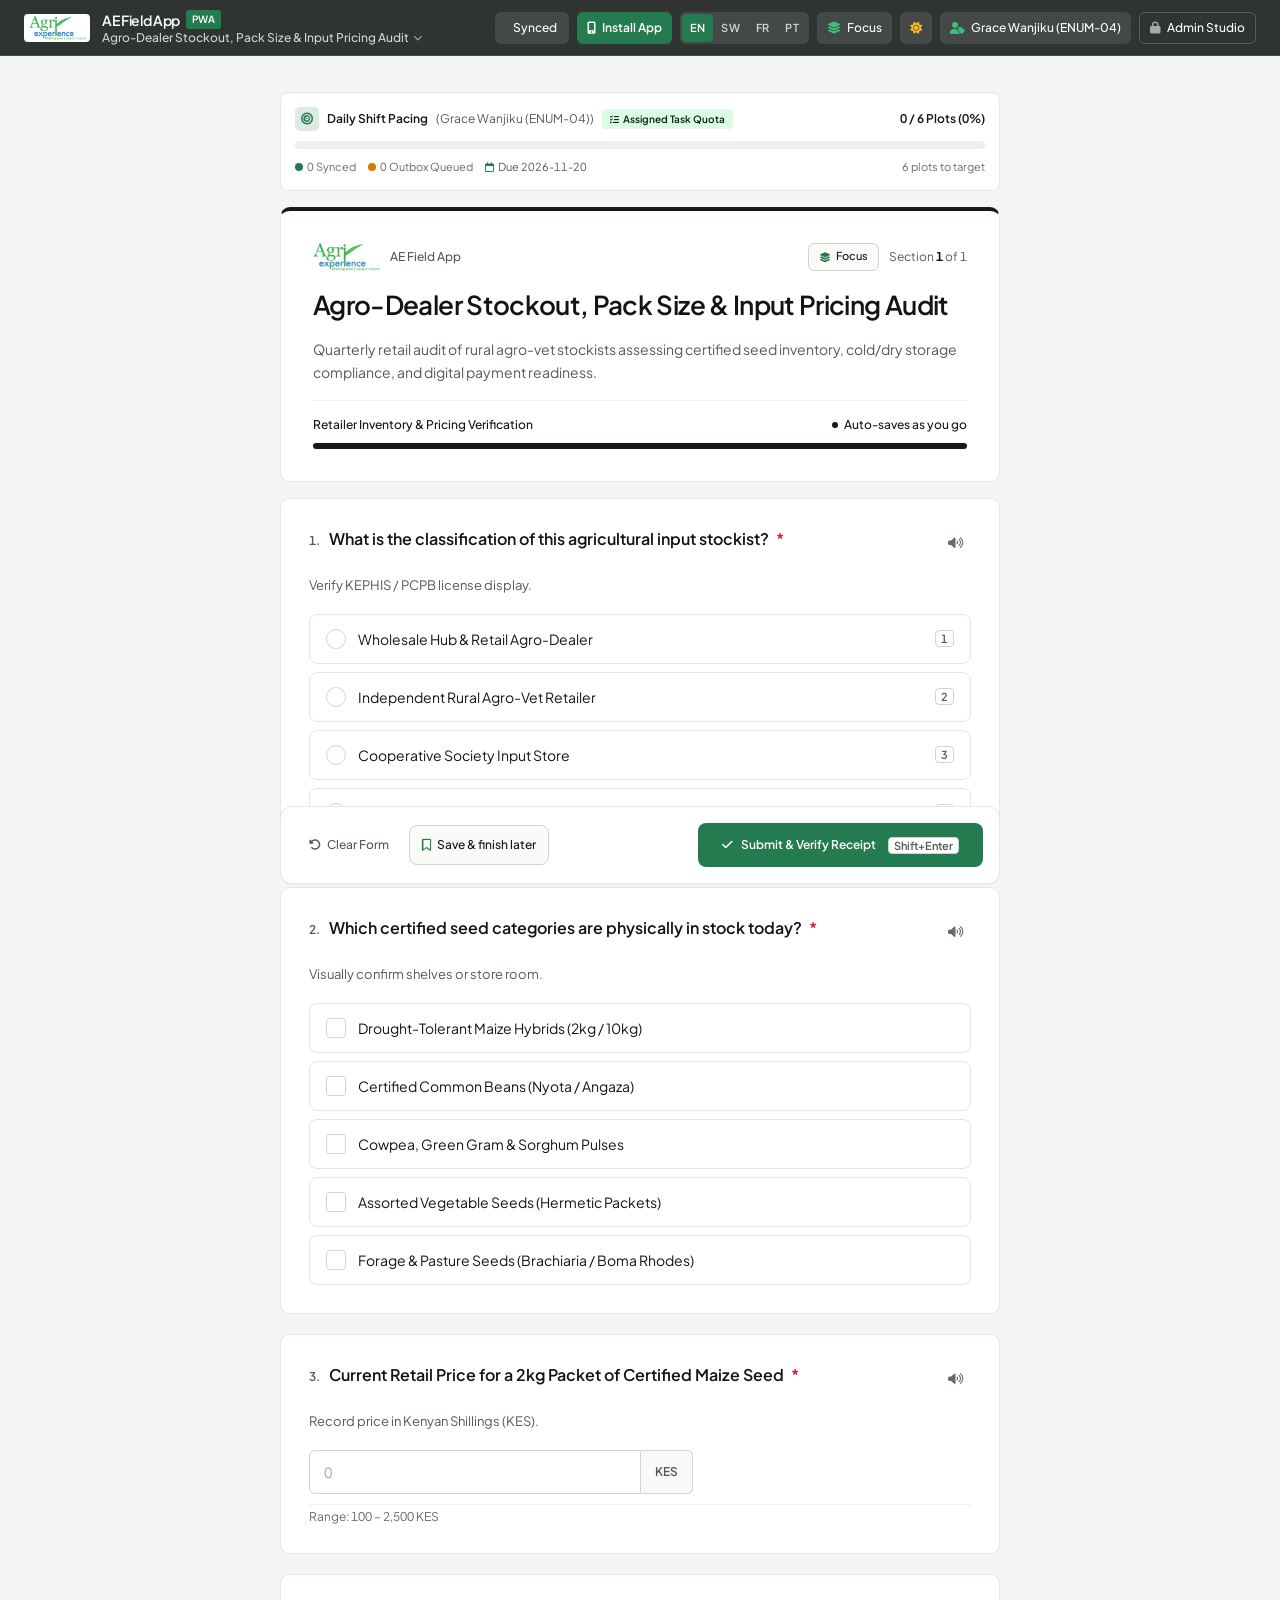
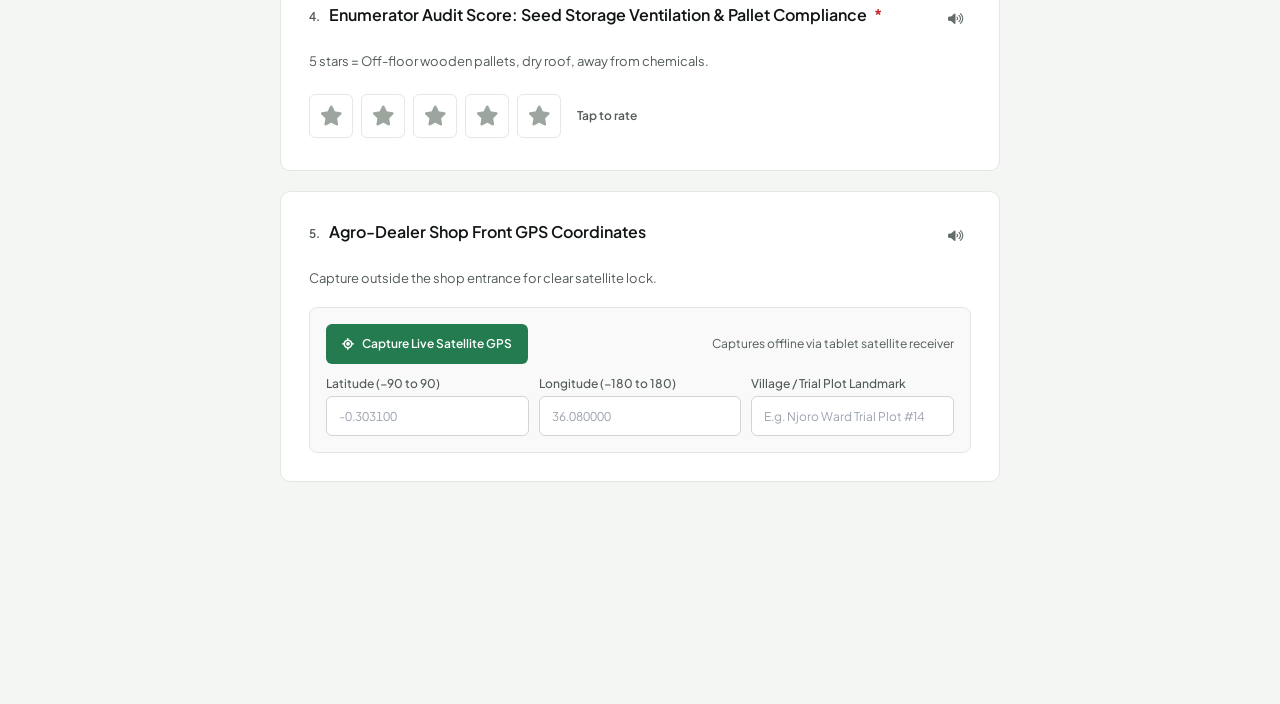
<file: field.html>
<!DOCTYPE html>
<html lang="en">

<head>
  <meta charset="UTF-8" />
  <meta name="viewport" content="width=device-width, initial-scale=1.0" />
  <meta name="theme-color" content="#141A17" />
  <meta name="referrer" content="strict-origin-when-cross-origin" />
  <meta name="description"
    content="AE Field App: Dedicated offline field enumeration app for Agri Experience Limited, backed by Google Sheets and IndexedDB." />
  <title>AE Field App · Agri Experience Limited</title>

  <link rel="manifest" href="./manifest-collector.json" />
  <link rel="ard" href="./.well-known/ard.json" />
  <meta name="mobile-web-app-capable" content="yes" />
  <meta name="apple-mobile-web-app-capable" content="yes" />
  <meta name="apple-mobile-web-app-status-bar-style" content="black-translucent" />
  <meta name="apple-mobile-web-app-title" content="AE Collector" />
  <link rel="icon" type="image/png" sizes="32x32" href="./icons/field-favicon-32.png" />
  <link rel="icon" type="image/png" sizes="192x192" href="./icons/field-192.png" />
  <link rel="icon" type="image/png" sizes="512x512" href="./icons/field-512.png" />
  <link rel="apple-touch-icon" sizes="180x180" href="./icons/field-apple-touch-icon.png" />

  <!-- Preload Critical LCP Asset -->
  <link rel="preload" as="image" href="./icons/agri_experience_logo.webp" type="image/webp" fetchpriority="high" />

  <!-- Google Fonts: Plus Jakarta Sans (Unified UI & Tabular Figures) + Fraunces (Respondent Header Accent) -->
  <link rel="preconnect" href="https://fonts.googleapis.com" />
  <link rel="preconnect" href="https://fonts.gstatic.com" crossorigin />
  <link rel="preload" as="style"
    href="https://fonts.googleapis.com/css2?family=Fraunces:opsz,wght@9..144,600&family=Plus+Jakarta+Sans:wght@400;500;600;700&display=swap" />
  <link rel="stylesheet"
    href="https://fonts.googleapis.com/css2?family=Fraunces:opsz,wght@9..144,600&family=Plus+Jakarta+Sans:wght@400;500;600;700&display=swap"
    media="print" onload="this.media='all'" />
  <noscript>
    <link rel="stylesheet"
      href="https://fonts.googleapis.com/css2?family=Fraunces:opsz,wght@9..144,600&family=Plus+Jakarta+Sans:wght@400;500;600;700&display=swap" />
  </noscript>

  <!-- Production Compiled Tailwind CSS v3 -->
  <link rel="stylesheet" href="./css/tailwind.min.css" />

  <!-- Font Awesome 6 Icons (Asynchronous non-blocking) -->
  <link rel="stylesheet" href="https://cdnjs.cloudflare.com/ajax/libs/font-awesome/6.5.2/css/all.min.css"
    crossorigin="anonymous" referrerpolicy="no-referrer" media="print" onload="this.media='all'" />
  <noscript>
    <link rel="stylesheet" href="https://cdnjs.cloudflare.com/ajax/libs/font-awesome/6.5.2/css/all.min.css"
      crossorigin="anonymous" referrerpolicy="no-referrer" />
  </noscript>

  <style>
    @font-face {
      font-family: 'Font Awesome 6 Free';
      font-display: swap;
    }

    @font-face {
      font-family: 'Font Awesome 6 Brands';
      font-display: swap;
    }

    :root {
      --ground: #F4F6F4;
      --surface: #FFFFFF;
      --raised: #F8F9F8;
    }

    /* Chromeless Website Embed Mode (?embed=1) */
    body.ae-embed-mode #ae_field_header,
    body.ae-embed-mode #ae_field_bottom_nav,
    body.ae-embed-mode header,
    body.ae-embed-mode footer,
    body.ae-embed-mode .ae-embed-hide {
      display: none !important;
    }
    body.ae-embed-mode main {
      padding-top: 8px !important;
      padding-bottom: 12px !important;
    }
  </style>
  <script>
    if (/[?&]embed=1(?:&|$)/i.test(window.location.search)) {
      document.addEventListener('DOMContentLoaded', function () {
        document.body.classList.add('ae-embed-mode');
      });
    }
  </script>
  <style>
    :root {
      --border: #E4E7E4;
      --rule: #EFEFEF;
      --control: #CFD5D0;
      --text: #111613;
      --muted: #525B56;
      --faint: #646E68;
      --primary: #141A17;
      --accent: #247B50;
      --ease-out: cubic-bezier(0.23, 1, 0.32, 1);
    }

    html {
      background-color: var(--ground);
      color: var(--text);
      font-family: 'Plus Jakarta Sans', system-ui, -apple-system, sans-serif;
      -webkit-font-smoothing: antialiased;
      -moz-osx-font-smoothing: grayscale;
    }

    h1, h2, .font-display {
      text-wrap: balance;
    }

    p {
      text-wrap: pretty;
    }

    input:focus-visible,
    textarea:focus-visible,
    select:focus-visible,
    [role="radio"]:focus-visible,
    [role="checkbox"]:focus-visible {
      outline: none;
      border-color: var(--accent);
      box-shadow: 0 0 0 3px rgba(36, 123, 80, 0.14);
    }

    ::selection {
      background-color: #DCFAE5;
      color: #04250E;
    }

    .ae-break-words {
      overflow-wrap: anywhere;
      word-break: normal;
    }

    .ae-kbd {
      font-size: 11px;
      line-height: 1;
      font-weight: 600;
      padding: 2px 5px;
      border-radius: 4px;
      border: 1px solid #CFD5D0;
      background: #FFFFFF;
      color: #525B56;
      font-variant-numeric: tabular-nums;
    }

    .no-scrollbar::-webkit-scrollbar {
      display: none;
    }

    .no-scrollbar {
      -ms-overflow-style: none;
      scrollbar-width: none;
    }

    .ae-press {
      transition: transform 140ms var(--ease-out), opacity 140ms var(--ease-out), background-color 140ms var(--ease-out), border-color 140ms var(--ease-out);
    }

    .ae-press:active {
      transform: scale(0.975);
    }

    /* Hardware-Accelerated Animation Suite (Emil Kowalski / WAAPI / Composite-Only) */
    @keyframes aeDialogIn {
      from {
        opacity: 0;
        transform: scale(0.96) translateY(6px);
      }

      to {
        opacity: 1;
        transform: scale(1) translateY(0);
      }
    }

    @keyframes aeQuestionIn {
      from {
        opacity: 0;
        transform: translateY(8px);
      }

      to {
        opacity: 1;
        transform: translateY(0);
      }
    }

    @keyframes aeSpin {
      to {
        transform: rotate(360deg);
      }
    }

    .ae-dialog-animate {
      animation: aeDialogIn 200ms var(--ease-out) forwards;
      will-change: transform, opacity;
    }

    .ae-question-animate {
      animation: aeQuestionIn 220ms var(--ease-out) forwards;
      will-change: transform, opacity;
    }

    .ae-syncing {
      animation: aeSpin 900ms linear infinite;
      will-change: transform;
    }

    .ae-choice-press {
      transition: transform 120ms var(--ease-out), background-color 140ms var(--ease-out), border-color 140ms var(--ease-out);
    }

    .ae-choice-press:active {
      transform: scale(0.985);
    }

    @media (prefers-reduced-motion: reduce) {

      .ae-dialog-animate,
      .ae-question-animate,
      .ae-syncing,
      .ae-press,
      .ae-choice-press {
        animation: none !important;
        transform: none !important;
        transition: opacity 100ms ease, background-color 100ms ease !important;
      }
    }

    /* Glassmorphic Utilities for Field Operations */
    .ae-glass-dark-nav {
      background-color: #141A17;
      border-bottom: 1px solid #232C27;
      contain: paint;
    }

    @supports ((-webkit-backdrop-filter: blur(1px)) or (backdrop-filter: blur(1px))) {
      .ae-glass-dark-nav {
        background-color: rgba(20, 26, 23, 0.88);
        -webkit-backdrop-filter: blur(14px);
        backdrop-filter: blur(14px);
        border-bottom: 1px solid rgba(255, 255, 255, 0.12);
      }
    }

    .ae-glass-scrim {
      background-color: rgba(20, 26, 23, 0.55);
    }

    @supports ((-webkit-backdrop-filter: blur(1px)) or (backdrop-filter: blur(1px))) {
      .ae-glass-scrim {
        background-color: rgba(20, 26, 23, 0.45);
        -webkit-backdrop-filter: blur(8px);
        backdrop-filter: blur(8px);
      }
    }

    .ae-glass-modal {
      background-color: #FFFFFF;
      border: 1px solid #E4E7E4;
      box-shadow: 0 24px 48px -12px rgba(20, 26, 23, 0.22);
      contain: paint;
    }

    @supports ((-webkit-backdrop-filter: blur(1px)) or (backdrop-filter: blur(1px))) {
      .ae-glass-modal {
        background-color: rgba(255, 255, 255, 0.94);
        -webkit-backdrop-filter: blur(16px);
        backdrop-filter: blur(16px);
        border: 1px solid rgba(255, 255, 255, 0.90);
      }
    }

    /* High-Contrast Sunlight Mode for Rural Field Direct Glare */
    body.ae-sunlight {
      --ground: #FFFFFF;
      --surface: #FFFFFF;
      --raised: #FFFFFF;
      --border: #000000;
      --rule: #000000;
      --control: #000000;
      --text: #000000;
      --muted: #111613;
      --primary: #000000;
      --accent: #04250E;
      background-color: #FFFFFF !important;
      color: #000000 !important;
    }

    body.ae-sunlight .bg-white,
    body.ae-sunlight .bg-\[\#F8F9F8\],
    body.ae-sunlight .bg-\[\#F4F6F4\] {
      background-color: #FFFFFF !important;
    }

    body.ae-sunlight .border-\[\#E4E7E4\],
    body.ae-sunlight .border-\[\#CFD5D0\],
    body.ae-sunlight .border-\[\#EFEFEF\] {
      border-color: #111613 !important;
      border-width: 2px !important;
    }

    body.ae-sunlight .text-\[\#525B56\],
    body.ae-sunlight .text-\[\#646E68\] {
      color: #111613 !important;
      font-weight: 600 !important;
    }

    body.ae-sunlight input,
    body.ae-sunlight textarea,
    body.ae-sunlight select {
      border-color: #000000 !important;
      border-width: 2px !important;
      color: #000000 !important;
      font-weight: 600 !important;
    }

    body.ae-sunlight #ae_field_bottom_nav {
      background-color: #FFFFFF !important;
      border-top: 2px solid #000000 !important;
      color: #000000 !important;
    }

    body.ae-sunlight #ae_field_bottom_nav button {
      color: #000000 !important;
    }

    body.ae-sunlight #ae_field_bottom_nav .text-\[\#3FC07A\],
    body.ae-sunlight #ae_field_bottom_nav .text-\[\#247B50\] {
      color: #000000 !important;
      font-weight: 700 !important;
    }

    .ae-toast-enter {
      opacity: 1;
      transform: translateY(0);
      transition: opacity 180ms var(--ease-out), transform 180ms var(--ease-out);
    }

    @starting-style {
      .ae-toast-enter {
        opacity: 0;
        transform: translateY(8px);
      }
    }

    @media (prefers-reduced-transparency: reduce) {
      .ae-glass-dark-nav {
        background-color: #141A17 !important;
        -webkit-backdrop-filter: none !important;
        backdrop-filter: none !important;
      }

      .ae-glass-scrim {
        background-color: rgba(20, 26, 23, 0.65) !important;
        -webkit-backdrop-filter: none !important;
        backdrop-filter: none !important;
      }

      .ae-glass-modal {
        background-color: #FFFFFF !important;
        -webkit-backdrop-filter: none !important;
        backdrop-filter: none !important;
        border-color: #CFD5D0 !important;
      }
    }

    body.ae-sunlight .ae-glass-dark-nav,
    body.ae-sunlight .ae-glass-scrim,
    body.ae-sunlight .ae-glass-modal {
      -webkit-backdrop-filter: none !important;
      backdrop-filter: none !important;
    }

    body.ae-sunlight .ae-glass-modal {
      background-color: #FFFFFF !important;
      border: 2px solid #000000 !important;
      box-shadow: none !important;
    }

    body.ae-sunlight input:focus-visible,
    body.ae-sunlight textarea:focus-visible,
    body.ae-sunlight select:focus-visible {
      box-shadow: 0 0 0 3px rgba(0, 0, 0, 0.25) !important;
    }

    .ae-glass-toast-dark {
      background-color: #141A17;
      border: 1px solid #2A332E;
      box-shadow: 0 10px 25px -5px rgba(0, 0, 0, 0.25);
    }

    .ae-glass-toast-warning {
      background-color: #FFFBEB;
      border: 1px solid #FDE68A;
      box-shadow: 0 10px 25px -5px rgba(0, 0, 0, 0.12);
    }

    .ae-glass-toast-error {
      background-color: #FFEDEA;
      border: 1px solid #F5C2C0;
      box-shadow: 0 10px 25px -5px rgba(0, 0, 0, 0.12);
    }

    .ae-receipt-card {
      box-shadow: 0 4px 20px -2px rgba(20, 26, 23, 0.08);
    }

    .ae-row-hover {
      transition: background-color 140ms var(--ease-out);
    }
  </style>
</head>

<body class="min-h-screen bg-[#F4F6F4] text-[#111613] flex flex-col antialiased selection:bg-[#DCFAE5]">

  <!-- Skip to Main Form -->
  <a href="#ae_field_viewport"
    class="sr-only focus:not-sr-only focus:fixed focus:top-2 focus:left-2 focus:z-50 focus:px-4 focus:py-2 focus:bg-[#141A17] focus:text-white focus:rounded-[6px] focus:text-xs focus:font-semibold">
    Skip to survey questions
  </a>

  <!-- Dedicated Field Collector Header Bar (Canopy Forest Glass - Mobile First) -->
  <header
    class="ae-glass-dark-nav text-white sticky top-0 z-40 px-3 sm:px-6 h-14 flex items-center justify-between gap-2 shadow-xs transition-colors">
    <!-- Left Section: Compact Brand Emblem & Active Survey Selector -->
    <div class="flex items-center gap-2 sm:gap-3 min-w-0 flex-1 overflow-hidden">
      <div class="flex items-center shrink-0">
        <picture>
          <source srcset="./icons/agri_experience_logo.webp" type="image/webp" />
          <img src="./icons/agri_experience_logo.png" alt="Agri Experience Limited" width="66" height="28"
            style="width: 66px; height: 28px; aspect-ratio: 66/28;"
            class="h-7 w-[66px] object-contain rounded-[4px] bg-white px-1 py-0.5 shrink-0"
            onerror="this.style.display='none'; var f=this.parentElement&&this.parentElement.nextElementSibling; if(f) f.style.display='flex';" />
        </picture>
        <div class="hidden w-7 h-7 sm:w-8 sm:h-8 rounded-[6px] bg-[#247B50] items-center justify-center shrink-0">
          <i class="fa-solid fa-clipboard-check text-white text-xs sm:text-sm"></i>
        </div>
      </div>
      <div class="min-w-0 flex-1 overflow-hidden">
        <div class="flex items-center gap-1.5">
          <span class="text-xs sm:text-sm font-semibold tracking-tight text-white whitespace-nowrap">AE Field App</span>
          <span
            class="text-[9px] sm:text-[10px] font-semibold px-1 sm:px-1.5 py-0.5 sm:py-0.5 rounded-[3px] bg-[#247B50] text-white shrink-0">PWA</span>
          <span id="ae_hdr_role_badge" class="hidden shrink-0"></span>
        </div>
        <button type="button" onclick="AEFieldApp.openSurveyPicker()"
          class="text-[11px] sm:text-xs text-[#CFD5D0] hover:text-white truncate flex items-center gap-1 text-left w-full max-w-[280px] xs:max-w-[340px] sm:max-w-[440px] lg:max-w-[560px]">
          <span id="ae_hdr_survey_title" class="truncate font-medium">Loading survey…</span>
          <i class="fa-solid fa-chevron-down text-[9px] text-[#A3ACA6] shrink-0"></i>
        </button>
      </div>
    </div>

    <!-- Right Section: Desktop Action Cluster (Exclusively hidden on mobile < md: where actions are docked at bottom) -->
    <div class="hidden md:flex items-center gap-1.5 sm:gap-2 shrink-0">
      <!-- Sync Status Pill (Visible on md: and up; on mobile accessible via bottom dock) -->
      <button type="button" onclick="AEFieldApp.triggerCloudSync()" id="ae_hdr_sync_btn"
        title="Click to synchronize with Google Sheets"
        class="hidden md:inline-flex h-8 px-2 sm:px-3 rounded-[6px] bg-white/10 hover:bg-white/15 text-xs text-white items-center gap-1.5 shrink-0 ae-press">
        <i id="ae_hdr_sync_icon" class="fa-solid fa-cloud-arrow-up text-xs text-[#3FC07A]"></i>
        <span id="ae_hdr_sync_text" class="tabular-nums font-medium hidden sm:inline">Synced</span>
      </button>

      <!-- Install PWA Button (Visible on md: and up; on mobile accessible via bottom dock & drawer) -->
      <button type="button" onclick="AEFieldApp.promptInstall()" id="ae_hdr_install_btn"
        title="Install AE Field App PWA on device home screen"
        class="hidden md:inline-flex h-8 px-2 sm:px-2.5 rounded-[6px] bg-[#247B50] hover:bg-[#1F6A45] text-xs font-semibold text-white items-center gap-1.5 shrink-0 ae-press">
        <i class="fa-solid fa-mobile-screen-button text-xs"></i>
        <span class="hidden xs:inline sm:inline" id="ae_hdr_install_label">Install</span>
      </button>

      <!-- Desktop Action Bar (Visible on xl: and larger) -->
      <div class="hidden xl:flex items-center gap-1.5 sm:gap-2 shrink-0">
        <!-- Language Selector (EN · SW · FR) -->
        <div id="ae_hdr_lang_picker" class="shrink-0"></div>

        <!-- Focus / Conversational Runner Mode Toggle -->
        <button type="button" onclick="AEFieldApp.toggleFocusMode()" id="ae_hdr_focus_btn"
          title="Toggle Single-Question Conversational Mode"
          class="inline-flex h-8 px-2.5 rounded-[6px] bg-white/10 hover:bg-white/15 text-xs text-white items-center gap-1.5 shrink-0 ae-press">
          <i class="fa-solid fa-layer-group text-xs text-[#3FC07A]"></i>
          <span class="text-xs font-medium" id="ae_hdr_focus_label">Focus</span>
        </button>

        <!-- Download Standalone Package (Air-gap offline distribution) -->
        <button type="button" onclick="AEFieldApp.downloadStandaloneBundle()" id="ae_hdr_dl_btn"
          title="Download Standalone Offline Field App (.html file for USB/Bluetooth distribution)"
          class="hidden 2xl:inline-flex h-8 px-2 rounded-[6px] bg-white/10 hover:bg-white/15 text-xs text-white items-center gap-1.5 shrink-0 ae-press">
          <i class="fa-solid fa-download text-xs text-[#CFD5D0]"></i>
        </button>

        <!-- High-Contrast Sunlight Mode Toggle -->
        <button type="button" onclick="AEFieldApp.toggleSunlightMode()" id="ae_hdr_sunlight_btn"
          title="Toggle High-Contrast Direct Sunlight Mode"
          class="h-8 px-2.5 rounded-[6px] bg-white/10 hover:bg-white/15 text-xs text-white inline-flex items-center gap-1.5 shrink-0 ae-press">
          <i class="fa-solid fa-sun text-xs text-[#FBBF24]"></i>
          <span class="hidden 2xl:inline text-xs font-medium" id="ae_hdr_sunlight_label">Sunlight</span>
        </button>
      </div>

      <!-- Enumerator Badge (clickable to switch) - visible on md: and up -->
      <button type="button" onclick="AEFieldApp.openEnumeratorPicker()" title="Click to switch active enumerator"
        class="hidden md:inline-flex h-8 px-2.5 rounded-[6px] bg-white/10 hover:bg-white/15 text-xs text-white items-center gap-1.5 max-w-[170px] lg:max-w-[260px] truncate shrink-0 ae-press">
        <i class="fa-solid fa-user-tag text-xs text-[#3FC07A]"></i>
        <span id="ae_hdr_enum_name" class="truncate font-medium">Moses Adundo (HQ Admin)</span>
      </button>

      <!-- Admin Studio Switcher (Direct return for authenticated Admins; PIN-protected for field enumerators - visible on md: and up) -->
      <button type="button" id="ae_hdr_admin_btn" onclick="AEFieldApp.openAdminPinPrompt()"
        title="Admin Studio (Requires PIN)"
        class="hidden md:inline-flex h-8 px-2.5 rounded-[6px] border border-white/20 bg-transparent hover:bg-white/10 text-xs font-medium text-white items-center gap-1.5 shrink-0 ae-press">
        <i class="fa-solid fa-lock text-xs text-[#A3ACA6]"></i>
        <span class="hidden lg:inline">Admin Studio</span>
      </button>

      <!-- Menu Drawer Button (Visible only on tablets md:flex xl:hidden; on mobile phones accessible in Bottom Nav) -->
      <button type="button" onclick="AEFieldApp.toggleMobileMenu()" id="ae_hdr_mobile_menu_btn"
        aria-label="Open Field Operations Menu"
        class="hidden md:flex xl:hidden h-8 w-8 rounded-[6px] bg-white/10 hover:bg-white/15 text-white items-center justify-center relative shrink-0 ae-press">
        <i class="fa-solid fa-bars text-xs"></i>
        <span id="ae_hdr_mobile_dot"
          class="hidden absolute top-1.5 right-1.5 w-1.5 h-1.5 rounded-full bg-[#3FC07A]"></span>
      </button>
    </div>
  </header>

  <!-- Main Viewport Canvas -->
  <main id="ae_field_viewport" class="flex-1 max-w-3xl w-full mx-auto px-4 sm:px-6 py-7 sm:py-9 pb-36 md:pb-28 space-y-6">
    <div class="p-10 text-center text-sm text-[#525B56]">Getting your survey ready…</div>
  </main>

  <!-- Native Mobile Bottom Navigation Dock (Thumb-Driven Field Ergonomics - Visible on < md:) -->
  <nav id="ae_field_bottom_nav" aria-label="Mobile Field Navigation"
    class="md:hidden fixed bottom-0 left-0 right-0 z-40 ae-glass-dark-nav text-white border-t border-white/10 px-3 pt-2 pb-[max(0.6rem,env(safe-area-inset-bottom))] transition-colors shadow-lg">
    <div class="max-w-md mx-auto grid grid-cols-4 gap-1 items-center text-center">
      <!-- 1. Survey Runner -->
      <button type="button" onclick="AEFieldApp.navToRunner()" id="ae_bnav_runner"
        class="flex flex-col items-center justify-center py-1 px-1 rounded-[8px] text-white bg-white/10 transition-colors ae-press relative">
        <i class="fa-solid fa-clipboard-list text-base mb-1 text-[#3FC07A]"></i>
        <span class="text-[10px] font-semibold tracking-tight truncate max-w-[68px]"
          id="ae_bnav_runner_lbl">Survey</span>
      </button>

      <!-- 2. Shift Pacing & Quotas -->
      <button type="button" onclick="AEFieldApp.openPacingModal()" id="ae_bnav_pacing"
        class="flex flex-col items-center justify-center py-1 px-1 rounded-[8px] text-[#CFD5D0] hover:text-white hover:bg-white/5 transition-colors ae-press relative">
        <div class="relative">
          <i class="fa-solid fa-bullseye text-base mb-1 text-[#FBBF24]"></i>
          <span id="ae_bnav_pacing_badge"
            class="hidden absolute -top-1.5 -right-3 text-[9px] font-bold px-1 py-0.5 rounded-full bg-[#247B50] text-white tabular-nums leading-tight"></span>
        </div>
        <span class="text-[10px] font-medium tracking-tight truncate max-w-[68px]" id="ae_bnav_pacing_lbl">Pacing</span>
      </button>

      <!-- 3. Cloud Sync & Outbox -->
      <button type="button" onclick="AEFieldApp.triggerCloudSync()" id="ae_bnav_sync"
        class="flex flex-col items-center justify-center py-1 px-1 rounded-[8px] text-[#CFD5D0] hover:text-white hover:bg-white/5 transition-colors ae-press relative">
        <div class="relative">
          <i id="ae_bnav_sync_icon" class="fa-solid fa-cloud-arrow-up text-base mb-1 text-[#3FC07A]"></i>
          <span id="ae_bnav_sync_badge"
            class="hidden absolute -top-1.5 -right-3 text-[9px] font-bold px-1.5 py-0.5 rounded-full bg-[#D97706] text-white tabular-nums leading-tight"></span>
        </div>
        <span class="text-[10px] font-medium tracking-tight truncate max-w-[68px]" id="ae_bnav_sync_lbl">Sync</span>
      </button>

      <!-- 4. Operations Menu Drawer -->
      <button type="button" onclick="AEFieldApp.toggleMobileMenu()" id="ae_bnav_menu"
        class="flex flex-col items-center justify-center py-1 px-1 rounded-[8px] text-[#CFD5D0] hover:text-white hover:bg-white/5 transition-colors ae-press relative">
        <div class="relative">
          <i class="fa-solid fa-sliders text-base mb-1 text-[#CFD5D0]"></i>
          <span id="ae_bnav_menu_dot" class="hidden absolute -top-1 -right-1 w-2 h-2 rounded-full bg-[#3FC07A]"></span>
        </div>
        <span class="text-[10px] font-medium tracking-tight truncate max-w-[68px]" id="ae_bnav_menu_lbl">Menu</span>
      </button>
    </div>
  </nav>

  <!-- Modal Mount -->
  <div id="ae_field_modal_root"></div>

  <!-- Toast Notification Mount -->
  <div id="ae_toast_container" role="status" aria-live="polite" aria-atomic="true"
    class="fixed bottom-4 right-4 z-50 flex flex-col gap-2 max-w-sm pointer-events-none"></div>

  <!-- Application Scripts (Deferred for instant paint and non-blocking execution) -->
  <script defer src="https://cdnjs.cloudflare.com/ajax/libs/gsap/3.12.5/gsap.min.js"></script>
  <script defer src="./js/qrcode.js"></script>
  <script defer src="./js/db.js"></script>
  <script defer src="./js/i18n.js"></script>
  <script defer src="./js/collector.js"></script>
  <script defer src="./js/field-app.js"></script>
  <script>
    if ('serviceWorker' in navigator) {
      window.addEventListener('load', () => {
        navigator.serviceWorker.register('./sw.js').catch(() => { });
      });
    }
  </script>
</body>

</html>
</file>
